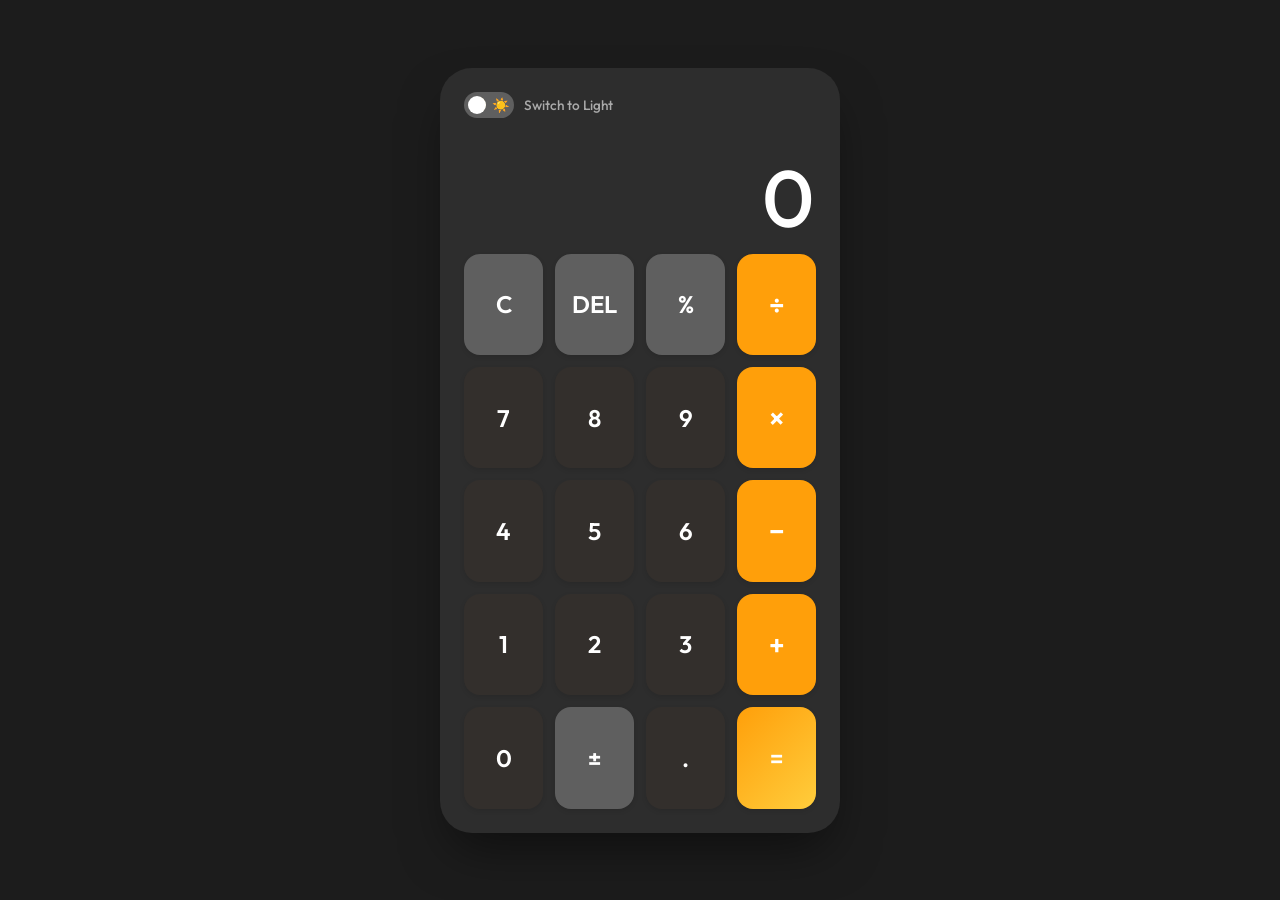
<file: CodeAlpha_Calculator/index.html>
<!DOCTYPE html>
<html lang="en">

<head>
    <meta charset="UTF-8">
    <meta name="viewport" content="width=device-width, initial-scale=1.0">
    <title>Modern Calculator</title>
    <link rel="preconnect" href="https://fonts.googleapis.com">
    <link rel="preconnect" href="https://fonts.gstatic.com" crossorigin>
    <link href="https://fonts.googleapis.com/css2?family=Outfit:wght@300;400;500;600&display=swap" rel="stylesheet">
    <link rel="stylesheet" href="style.css">
</head>

<body>
    <div class="calculator-container">
        <div class="header-actions">
            <div class="theme-switch-wrapper">
                <label class="theme-switch" for="checkbox">
                    <input type="checkbox" id="checkbox" />
                    <div class="slider">
                        <span class="toggle-icon moon-icon">🌙</span>
                        <span class="toggle-icon sun-icon">☀️</span>
                    </div>
                </label>
                <span id="theme-label">Switch to Light</span>
            </div>
        </div>

        <!-- Glassmorphic Display -->
        <div class="display">
            <!-- Memory indicator removed -->
            <div class="memory-indicator" id="memory-indicator"></div>
            <div class="previous-operand" id="previous-operand"></div>
            <div class="current-operand" id="current-operand">0</div>
        </div>

        <!-- Keypad Grid -->
        <div class="buttons-grid">
            <!-- Row 1 -->
            <button class="btn btn-secondary" onclick="calculator.clear()">C</button>
            <button class="btn btn-secondary" onclick="calculator.delete()">DEL</button>
            <button class="btn btn-secondary" onclick="calculator.percentage()">%</button>
            <button class="btn btn-operator" onclick="calculator.chooseOperation('÷')">÷</button>

            <!-- Row 2 -->
            <button class="btn btn-number" onclick="calculator.appendNumber('7')">7</button>
            <button class="btn btn-number" onclick="calculator.appendNumber('8')">8</button>
            <button class="btn btn-number" onclick="calculator.appendNumber('9')">9</button>
            <button class="btn btn-operator" onclick="calculator.chooseOperation('×')">×</button>

            <!-- Row 3 -->
            <button class="btn btn-number" onclick="calculator.appendNumber('4')">4</button>
            <button class="btn btn-number" onclick="calculator.appendNumber('5')">5</button>
            <button class="btn btn-number" onclick="calculator.appendNumber('6')">6</button>
            <button class="btn btn-operator" onclick="calculator.chooseOperation('-')">−</button>

            <!-- Row 4 -->
            <button class="btn btn-number" onclick="calculator.appendNumber('1')">1</button>
            <button class="btn btn-number" onclick="calculator.appendNumber('2')">2</button>
            <button class="btn btn-number" onclick="calculator.appendNumber('3')">3</button>
            <button class="btn btn-operator" onclick="calculator.chooseOperation('+')">+</button>

            <!-- Row 5 -->
            <button class="btn btn-number" onclick="calculator.appendNumber('0')">0</button>
            <button class="btn btn-secondary" onclick="calculator.toggleSign()">±</button>
            <button class="btn btn-number" onclick="calculator.appendNumber('.')">.</button>
            <button class="btn btn-accent" onclick="calculator.compute()">=</button>
        </div>
    </div>

    <script src="main.js"></script>
</body>

</html>
</file>
<file: CodeAlpha_Calculator/style.css>
/* Palette Suggestion
   Dark Mode (Default):
   Bg: #1c1c1c (Dark Charcoal)
   Buttons (Numbers): #3a3a3a (Dark Grey)
   Buttons (Operators): #cd8032 (Muted Orange)
   Buttons (Top Row): #666666 (Grey)
   Buttons (Equals): Gradient Orange/Yellow
*/

:root {
    /* DARK MODE (Default) */
    --bg-app: #1c1c1c;
    --bg-calculator: #2d2d2d;
    --text-primary: #ffffff;
    --text-secondary: #aaaaaa;

    /* Display */
    --display-bg: transparent;

    /* Buttons */
    --btn-number-bg: #332f2c;
    /* drak brown tint */
    --btn-number-text: #ffffff;

    --btn-secondary-bg: #5f5f5f;
    /* Top row C, (), % */
    --btn-secondary-text: #ffffff;

    --btn-operator-bg: #ff9f0a;
    /* Orange side column */
    --btn-operator-text: #ffffff;

    --btn-accent-bg: linear-gradient(135deg, #ff9f0a 0%, #ffcd3c 100%);
    --btn-accent-text: #ffffff;

    /* Toggle Switch */
    --switch-bg: #5f5f5f;
    --switch-circle: #ffffff;
    --switch-icon-sun: #ffd700;
    --switch-icon-moon: #f5f3ce;

    --font-family: 'Outfit', sans-serif;
    --radius-lg: 32px;
    --radius-full: 50%;

    /* Shadow */
    --shadow-glass: 0 25px 50px -12px rgba(0, 0, 0, 0.5);
}

.light-theme {
    /* LIGHT MODE */
    --bg-app: #fdf6e3;
    /* Creamy background */
    --bg-calculator: #fff8f0;
    --text-primary: #3e2723;
    /* Dark Brown */
    --text-secondary: #8d6e63;

    /* Buttons */
    --btn-number-bg: #ffebd2;
    /* Light Beige/Peach */
    --btn-number-text: #3e2723;

    --btn-secondary-bg: #ffe0b2;
    /* Top row lighter */
    --btn-secondary-text: #3e2723;

    --btn-operator-bg: #ffb74d;
    /* Orange side column */
    --btn-operator-text: #3e2723;

    --btn-accent-bg: linear-gradient(135deg, #ffca28 0%, #ffca28 100%);
    /* Yellowish */
    --btn-accent-text: #3e2723;

    /* Toggle Switch */
    --switch-bg: #ffe0b2;
    --switch-circle: #ffffff;
}

* {
    box-sizing: border-box;
    margin: 0;
    padding: 0;
}

body {
    background-color: var(--bg-app);
    font-family: var(--font-family);
    color: var(--text-primary);
    height: 100vh;
    /* Strict full height */
    width: 100vw;
    display: flex;
    justify-content: center;
    align-items: center;
    transition: background-color 0.3s ease;
    overflow: hidden;
    /* Prevent body scroll completely */
    margin: 0;
}

.calculator-container {
    width: 100%;
    /* Standard width for calculator */
    width: clamp(300px, 90vw, 400px);
    /* Safe height for laptops to avoid scrolling */
    height: 85vh;
    max-height: 800px;
    min-height: 500px;

    box-sizing: border-box;
    background: var(--bg-calculator);
    border-radius: var(--radius-lg);
    padding: 24px;
    box-shadow: var(--shadow-glass);

    display: flex;
    flex-direction: column;
    gap: 12px;

    transition: background-color 0.3s ease;
    position: relative;
    overflow: hidden;
}

/* Header & Toggle */
.header-actions {
    display: flex;
    justify-content: space-between;
    align-items: center;
    flex-shrink: 0;
}

.theme-switch-wrapper {
    display: flex;
    align-items: center;
    gap: 10px;
}

.theme-switch {
    position: relative;
    display: inline-block;
    width: 50px;
    height: 26px;
}

.theme-switch input {
    opacity: 0;
    width: 0;
    height: 0;
}

.slider {
    position: absolute;
    cursor: pointer;
    top: 0;
    left: 0;
    right: 0;
    bottom: 0;
    background-color: var(--switch-bg);
    transition: .4s;
    border-radius: 34px;
    display: flex;
    align-items: center;
    justify-content: space-between;
    padding: 0 5px;
}

.slider:before {
    position: absolute;
    content: "";
    height: 18px;
    width: 18px;
    left: 4px;
    bottom: 4px;
    background-color: var(--switch-circle);
    transition: .4s;
    border-radius: 50%;
    z-index: 2;
}

input:checked+.slider:before {
    transform: translateX(24px);
}

.toggle-icon {
    font-size: 14px;
    z-index: 1;
}

.sun-icon {
    color: var(--switch-icon-sun);
    margin-left: auto;
}

.moon-icon {
    color: var(--switch-icon-moon);
}

#theme-label {
    font-size: 0.85rem;
    font-weight: 500;
    color: var(--text-secondary);
}

/* Display Section */
.display {
    text-align: right;
    display: flex;
    flex-direction: column;
    justify-content: flex-end;
    /* Flexible height for display */
    flex: 0 1 auto;
    min-height: 80px;

    word-wrap: break-word;
    word-break: break-all;
    position: relative;
    padding: 0 4px;
    margin-bottom: 4px;
    flex-shrink: 0;
}

.previous-operand {
    color: var(--text-secondary);
    font-size: 1.2rem;
    min-height: 1.5rem;
    margin-bottom: 4px;
    font-weight: 300;
}

.current-operand {
    color: var(--text-primary);
    font-size: 5rem;
    /* Normal large size */
    font-weight: 500;
    line-height: 1;
    letter-spacing: -2px;
    transition: font-size 0.1s;
}

/* Dynamic scaling utilities */
.text-medium {
    font-size: 0.75em !important;
}

.text-small {
    font-size: 0.5em !important;
}

/* ... memory indicator ... */

.buttons-grid {
    display: grid;
    grid-template-columns: repeat(4, 1fr);
    grid-template-rows: repeat(5, 1fr);
    gap: 12px;

    /* Crucial: Take remaining space and shrink if needed */
    flex: 1 1 0;
    min-height: 0;

    width: 100%;
}

button {
    border: none;
    outline: none;
    cursor: pointer;
    font-family: var(--font-family);
    font-size: 1.5rem;
    font-weight: 600;
    border-radius: 16px;
    /* Flexible height based on grid */
    height: 100%;
    display: flex;
    align-items: center;
    justify-content: center;
    transition: all 0.15s cubic-bezier(0.4, 0, 0.2, 1);
    user-select: none;
    color: var(--text-primary);
    box-shadow: 0 2px 5px rgba(0, 0, 0, 0.1);
    width: 100%;
}

button:hover {
    filter: brightness(1.2);
    transform: translateY(-2px);
}

button:active {
    transform: scale(0.95);
    filter: brightness(0.9);
}

/* Button Variants */
.btn-number {
    background-color: var(--btn-number-bg);
    color: var(--btn-number-text);
}

.btn-secondary {
    background-color: var(--btn-secondary-bg);
    color: var(--btn-secondary-text);
}

.btn-operator {
    background-color: var(--btn-operator-bg);
    color: var(--btn-operator-text);
    font-size: 1.75rem;
}

.btn-operator.selected {
    filter: brightness(1.2);
    border: 2px solid var(--text-primary);
}

.btn-accent {
    background: var(--btn-accent-bg);
    color: var(--btn-accent-text);
    font-weight: 600;
}

.btn-zero {
    grid-column: span 2;
    aspect-ratio: auto;
    border-radius: 999px;
    justify-content: flex-start;
    padding-left: 28px;
}

/* --- RESPONSIVE ADJUSTMENTS --- */

/* Mobile & Tablet: < 600px OR specific height constraints */
@media (max-width: 600px) {
    body {
        /* On mobile, align bottom often feels better for one-handed use, 
           or center if it's a small floating card? 
           Native apps usually fill screen. */
        align-items: stretch;
        height: 100vh;
        height: 100dvh;
        /* Dynamic viewport height for mobile browsers */
        overflow: hidden;
    }

    .calculator-container {
        width: 100%;
        max-width: none;
        height: 100dvh;
        max-height: none;
        min-height: 0;

        border-radius: 0;
        padding: 16px;
        padding-bottom: max(20px, env(safe-area-inset-bottom));
        padding-top: max(20px, env(safe-area-inset-top));

        box-shadow: none;
        gap: 10px;
        justify-content: flex-end;
    }

    .display {
        flex-grow: 1;
        /* Display takes remaining space */
        min-height: 0;
        /* Allow shrinking if needed (landscape) */
        justify-content: flex-end;
        padding-right: 2px;
        margin-bottom: 10px;
    }

    .current-operand {
        font-size: 15vw;
        /* Big text */
        line-height: 1;
    }

    .buttons-grid {
        /* On mobile, buttons should probably not force aspect-ratio 1 if height is constrained */
        flex-grow: 0;
        /* Don't expand buttons too much, let display grow */
        height: auto;
        /* Calculate height: 5 rows * roughly 70-80px? Or use percents? */
        /* Let's make the grid take up about 60-65% of screen height naturally */
        flex-basis: 60%;
    }

    button {
        aspect-ratio: auto;
        /* Remove fixed square */
        border-radius: 50px;
        /* More rounded on mobile often looks friendlier */
        font-size: 1.7rem;
    }

    .btn-zero {
        border-radius: 50px;
    }
}

/* Landscape Mobile / Short Screens */
@media (max-height: 600px) and (orientation: landscape) {
    .calculator-container {
        flex-direction: row;
        /* Horizontal layout for landscape */
        align-items: stretch;
        gap: 20px;
        padding: 16px;
        padding-bottom: 16px;
        padding-right: max(16px, env(safe-area-inset-right));
        padding-left: max(16px, env(safe-area-inset-left));
    }

    .header-actions {
        position: absolute;
        top: 10px;
        left: 10px;
        z-index: 10;
        /* Make switch smaller/transparent or move it out of the way */
    }

    .theme-switch-wrapper {
        transform: scale(0.8);
        transform-origin: top left;
    }

    .display {
        flex: 1;
        align-items: flex-end;
        justify-content: center;
        padding-right: 16px;
        margin-bottom: 0;
        min-width: 30%;
        /* Ensure display has some width */
    }

    .current-operand {
        font-size: 15vh;
        /* Scale with height in landscape */
    }

    .buttons-grid {
        flex: 1.5;
        /* Buttons take more width */
        height: 100%;
        grid-template-columns: repeat(4, 1fr);
        grid-template-rows: repeat(5, 1fr);
        gap: 8px;
        flex-basis: auto;
    }

    button {
        border-radius: 12px;
        /* Tighter radius for packed landscape */
        font-size: 1.4rem;
    }
}

/* Hover fixes for touch devices */
@media (hover: none) {
    button:hover {
        transform: none;
        filter: none;
    }

    button:active {
        filter: brightness(0.8);
    }
}
</file>
